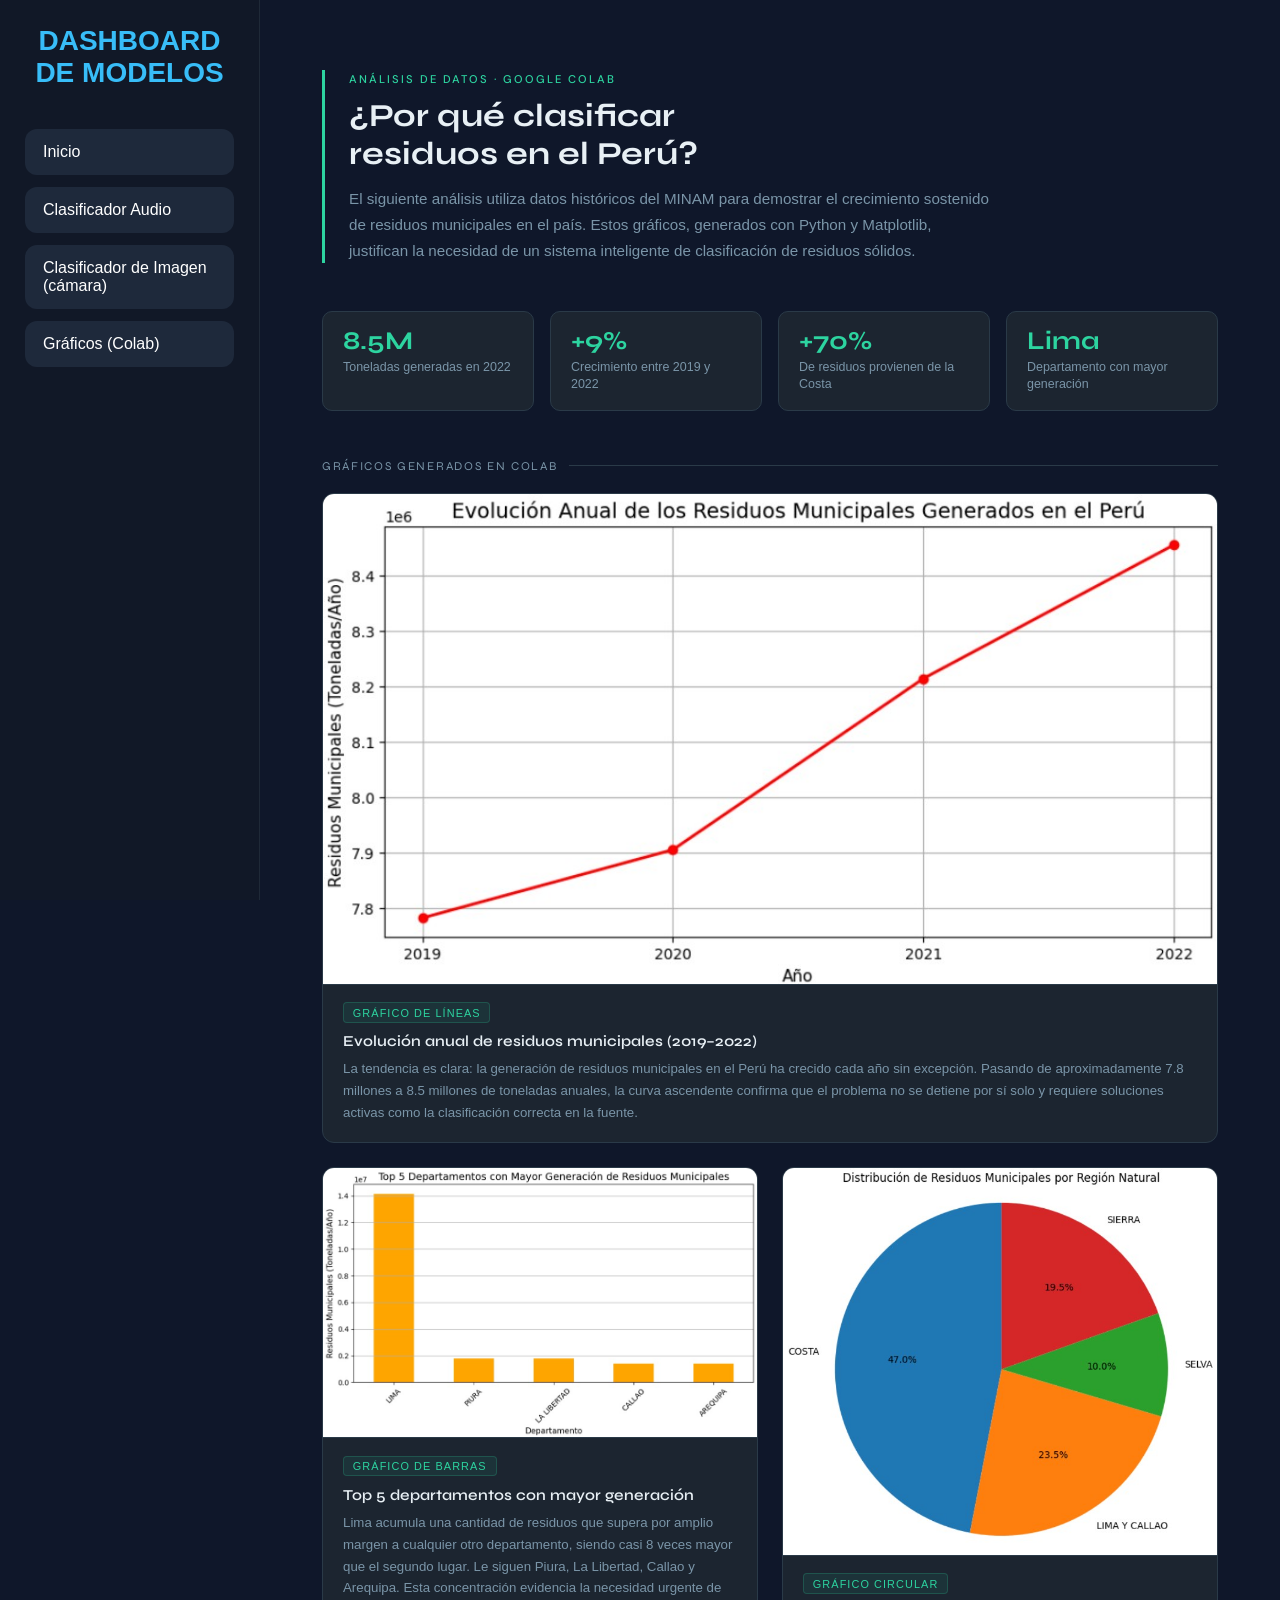
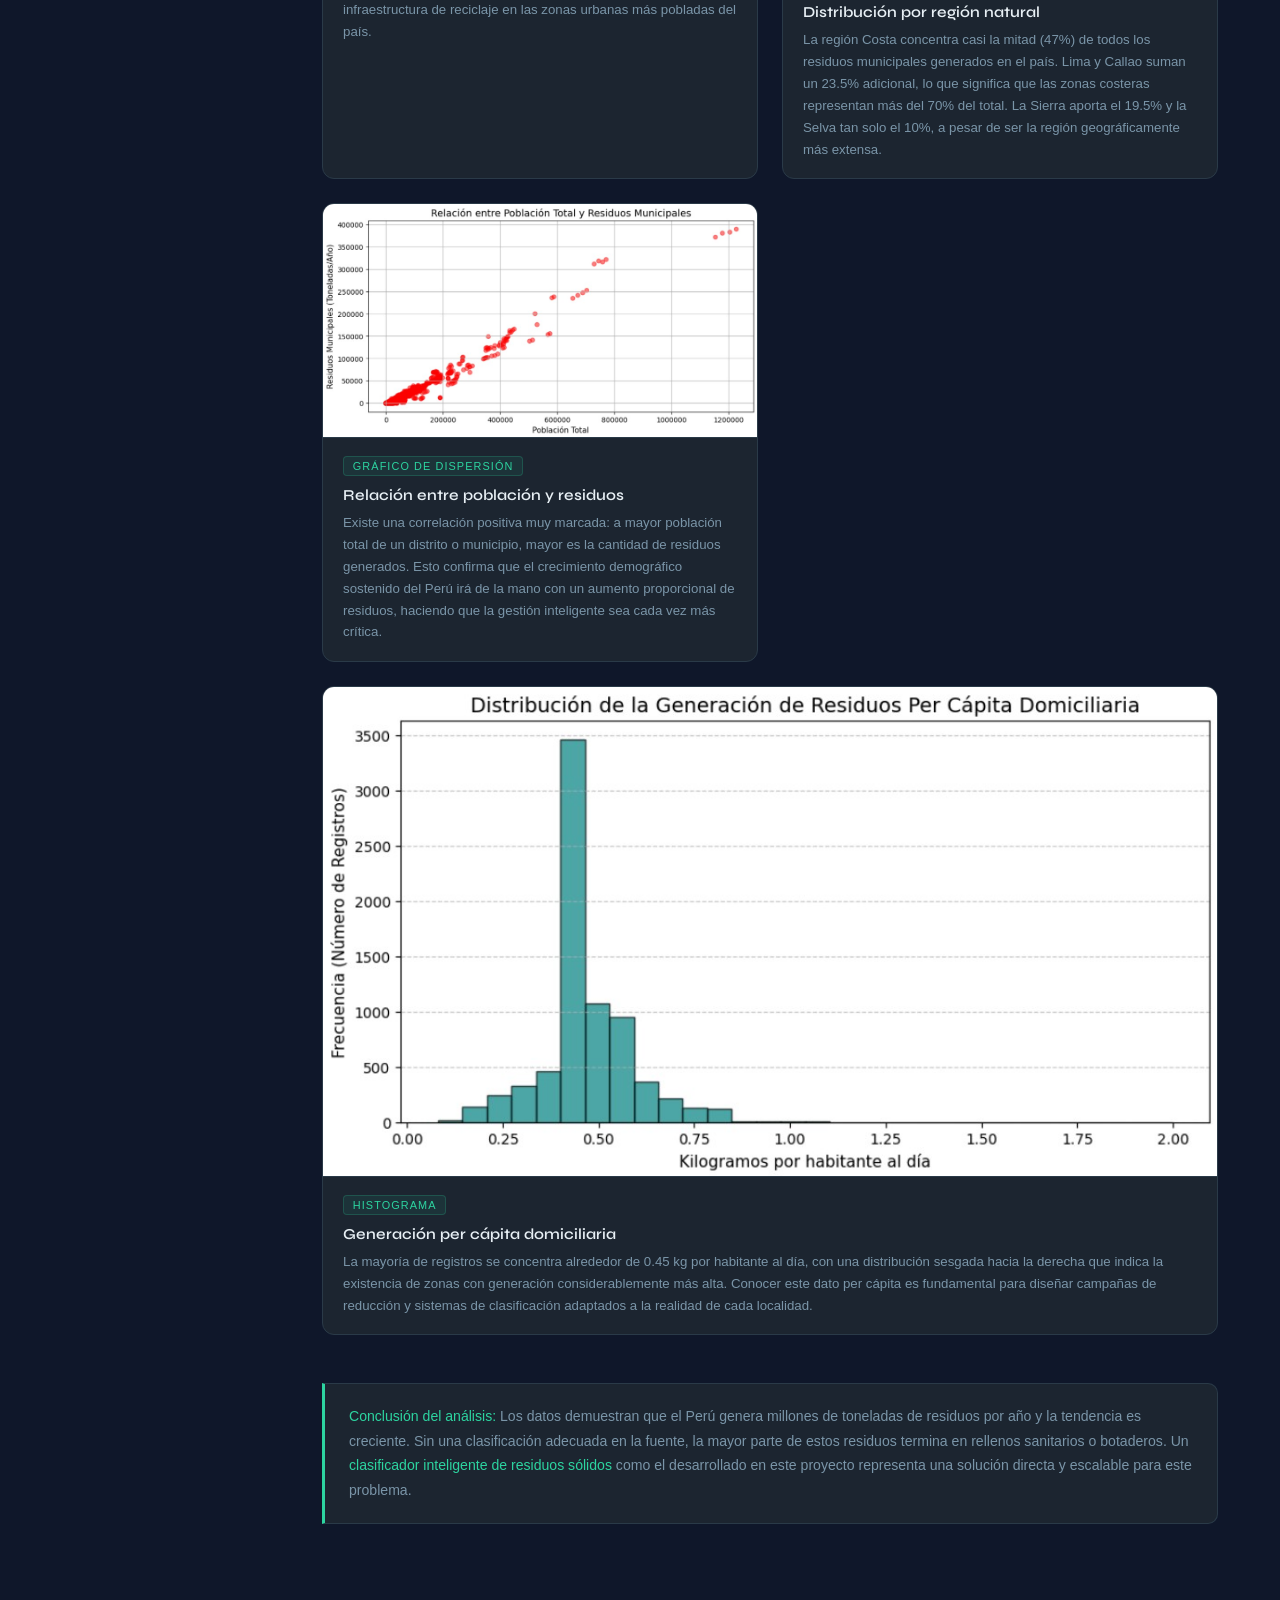
<file: pages/colabImage.html>
<!DOCTYPE html>
<html lang="es">

<head>
    <meta charset="UTF-8">
    <meta name="viewport" content="width=device-width, initial-scale=1.0">
    <title>Dashboard — Análisis de Residuos</title>
    <link rel="stylesheet" href="../style/style.css">
    <link rel="stylesheet" href="../style/colabImage.css">
</head>

<body>

    <aside class="sidebar">
        <div class="logo">DASHBOARD DE MODELOS</div>
        <div class="menu">
            <a href="../index.html">Inicio</a>
            
            <a href="./audioModel.html">Clasificador Audio</a>
            <a href="./imageModel.html">Clasificador de Imagen (cámara)</a>
            <a href="./colabImage.html" class="active">Gráficos (Colab)</a>
        </div>
    </aside>

    <main class="main">
        <div class="colab-page">

            <!-- Hero -->
            <div class="colab-hero">
                <p class="label">Análisis de datos · Google Colab</p>
                <h1>¿Por qué clasificar<br>residuos en el Perú?</h1>
                <p>
                    El siguiente análisis utiliza datos históricos del MINAM para demostrar
                    el crecimiento sostenido de residuos municipales en el país. Estos gráficos,
                    generados con Python y Matplotlib, justifican la necesidad de un sistema
                    inteligente de clasificación de residuos sólidos.
                </p>
            </div>

            <!-- Stats rápidas -->
            <div class="colab-stats">
                <div class="stat-card">
                    <div class="stat-value">8.5M</div>
                    <div class="stat-label">Toneladas generadas en 2022</div>
                </div>
                <div class="stat-card">
                    <div class="stat-value">+9%</div>
                    <div class="stat-label">Crecimiento entre 2019 y 2022</div>
                </div>
                <div class="stat-card">
                    <div class="stat-value">+70%</div>
                    <div class="stat-label">De residuos provienen de la Costa</div>
                </div>
                <div class="stat-card">
                    <div class="stat-value">Lima</div>
                    <div class="stat-label">Departamento con mayor generación</div>
                </div>
            </div>

            <!-- Gráficos -->
            <p class="colab-section-title">Gráficos generados en Colab</p>

            <div class="charts-grid">

                <!-- Gráfico 1: Líneas -->
                <div class="chart-card">
                    <img src="../img/grafico1.jpg" alt="Evolución anual de residuos municipales en Perú 2019-2022">
                    <div class="chart-info">
                        <span class="chart-tag">Gráfico de líneas</span>
                        <h2 class="chart-title">Evolución anual de residuos municipales (2019–2022)</h2>
                        <p class="chart-desc">
                            La tendencia es clara: la generación de residuos municipales en el Perú
                            ha crecido cada año sin excepción. Pasando de aproximadamente 7.8 millones
                            a 8.5 millones de toneladas anuales, la curva ascendente confirma que
                            el problema no se detiene por sí solo y requiere soluciones activas
                            como la clasificación correcta en la fuente.
                        </p>
                    </div>
                </div>

                <!-- Gráfico 2: Barras -->
                <div class="chart-card">
                    <img src="../img/grafico2.jpg" alt="Top 5 departamentos con mayor generación de residuos municipales">
                    <div class="chart-info">
                        <span class="chart-tag">Gráfico de barras</span>
                        <h2 class="chart-title">Top 5 departamentos con mayor generación</h2>
                        <p class="chart-desc">
                            Lima acumula una cantidad de residuos que supera por amplio margen a
                            cualquier otro departamento, siendo casi 8 veces mayor que el segundo
                            lugar. Le siguen Piura, La Libertad, Callao y Arequipa. Esta concentración
                            evidencia la necesidad urgente de infraestructura de reciclaje en las
                            zonas urbanas más pobladas del país.
                        </p>
                    </div>
                </div>

                <!-- Gráfico 3: Circular -->
                <div class="chart-card">
                    <img src="../img/grafico3.jpg" alt="Distribución de residuos municipales por región natural del Perú">
                    <div class="chart-info">
                        <span class="chart-tag">Gráfico circular</span>
                        <h2 class="chart-title">Distribución por región natural</h2>
                        <p class="chart-desc">
                            La región Costa concentra casi la mitad (47%) de todos los residuos
                            municipales generados en el país. Lima y Callao suman un 23.5% adicional,
                            lo que significa que las zonas costeras representan más del 70% del total.
                            La Sierra aporta el 19.5% y la Selva tan solo el 10%, a pesar de ser
                            la región geográficamente más extensa.
                        </p>
                    </div>
                </div>

                <!-- Gráfico 4: Dispersión -->
                <div class="chart-card">
                    <img src="../img/grafico4.jpg" alt="Relación entre población total y residuos municipales generados">
                    <div class="chart-info">
                        <span class="chart-tag">Gráfico de dispersión</span>
                        <h2 class="chart-title">Relación entre población y residuos</h2>
                        <p class="chart-desc">
                            Existe una correlación positiva muy marcada: a mayor población total
                            de un distrito o municipio, mayor es la cantidad de residuos generados.
                            Esto confirma que el crecimiento demográfico sostenido del Perú irá
                            de la mano con un aumento proporcional de residuos, haciendo que la
                            gestión inteligente sea cada vez más crítica.
                        </p>
                    </div>
                </div>

                <!-- Gráfico 5: Histograma -->
                <div class="chart-card">
                    <img src="../img/grafico5.jpg" alt="Distribución de la generación de residuos per cápita domiciliaria">
                    <div class="chart-info">
                        <span class="chart-tag">Histograma</span>
                        <h2 class="chart-title">Generación per cápita domiciliaria</h2>
                        <p class="chart-desc">
                            La mayoría de registros se concentra alrededor de 0.45 kg por habitante
                            al día, con una distribución sesgada hacia la derecha que indica la
                            existencia de zonas con generación considerablemente más alta. Conocer
                            este dato per cápita es fundamental para diseñar campañas de reducción
                            y sistemas de clasificación adaptados a la realidad de cada localidad.
                        </p>
                    </div>
                </div>

            </div>

            <!-- Conclusión -->
            <div class="colab-conclusion">
                <p>
                    <strong>Conclusión del análisis:</strong> Los datos demuestran que el Perú genera
                    millones de toneladas de residuos por año y la tendencia es creciente. Sin una
                    clasificación adecuada en la fuente, la mayor parte de estos residuos termina en
                    rellenos sanitarios o botaderos. Un <strong>clasificador inteligente de residuos sólidos</strong>
                    como el desarrollado en este proyecto representa una solución directa y escalable
                    para este problema.
                </p>
            </div>

        </div>
    </main>

</body>

</html>
</file>
<file: style/style.css>
* {
            margin: 0;
            padding: 0;
            box-sizing: border-box;
            font-family: "Segoe UI", sans-serif;
        }

        body {
            background: #0f172a;
            color: white;
            display: flex;
            min-height: 100vh;
        }

        /* SIDEBAR */

        .sidebar {
            width: 260px;
            background: #111827;
            border-right: 1px solid #1f2937;
            padding: 25px;
            position: fixed;
            left: 0;
            top: 0;
            height: 100vh;
        }

        .logo {
            font-size: 28px;
            font-weight: bold;
            color: #38bdf8;
            margin-bottom: 40px;
            text-align: center;
        }

        .menu {
            display: flex;
            flex-direction: column;
            gap: 12px;
        }

        .menu a {
            text-decoration: none;
            color: white;
            background: #1e293b;
            padding: 14px 18px;
            border-radius: 12px;
            transition: .3s;
        }

        .menu a:hover {
            background: #38bdf8;
            color: #000;
            transform: translateX(5px);
        }

        /* MAIN */

        .main {
            margin-left: 260px;
            width: calc(100% - 260px);
            padding: 30px;
        }

        
.main .hero {
    background: linear-gradient(135deg, #1e293b, #0f172a);
    border: 1px solid #1f2937;
    border-radius: 16px;
    padding: 45px;
    text-align: center;
    margin-bottom: 25px;
}

.main .hero h1 {
    font-size: 2.3rem;
    color: #38bdf8;
    margin-bottom: 10px;
}

.main .hero p {
    color: #94a3b8;
    line-height: 1.6;
}


.main .card {
    background: #111827;
    border: 1px solid #1f2937;
    border-radius: 16px;
    padding: 25px;
    margin-bottom: 25px;
    transition: 0.3s ease;
}

.main .card:hover {
    transform: translateY(-5px);
    border-color: #38bdf8;
}


.main .card h2 {
    color: #38bdf8;
    margin-bottom: 15px;
    font-size: 1.4rem;
}


.main .card p {
    color: #cbd5e1;
    margin-bottom: 12px;
    line-height: 1.6;
}


.main .highlight {
    background: rgba(56, 189, 248, 0.08);
    border-left: 4px solid #38bdf8;
    padding: 12px;
    border-radius: 10px;
    color: #e0f2fe;
}


@media (max-width: 768px) {

    .main .hero {
        padding: 30px;
    }

    .main .hero h1 {
        font-size: 1.6rem;
    }
}
</file>
<file: style/colabImage.css>
@import url('https://fonts.googleapis.com/css2?family=Syne:wght@400;600;700&family=DM+Sans:wght@300;400;500&display=swap');

:root {
    --accent: #2dd4a0;
    --accent-dim: #1a7a5e;
    --surface: #141a1f;
    --card-bg: #1c2530;
    --card-border: #2a3a48;
    --text-primary: #e8f0f5;
    --text-muted: #7a95a8;
    --text-accent: #2dd4a0;
}

.colab-page {
    font-family: 'DM Sans', sans-serif;
    color: var(--text-primary);
    padding: 2.5rem 2rem 4rem;
    max-width: 1100px;
}

/* Hero / encabezado */
.colab-hero {
    margin-bottom: 3rem;
    border-left: 3px solid var(--accent);
    padding-left: 1.5rem;
}

.colab-hero .label {
    font-size: 0.7rem;
    letter-spacing: 0.18em;
    text-transform: uppercase;
    color: var(--text-accent);
    font-family: 'DM Sans', sans-serif;
    font-weight: 500;
    margin-bottom: 0.5rem;
}

.colab-hero h1 {
    font-family: 'Syne', sans-serif;
    font-size: 2rem;
    font-weight: 700;
    color: var(--text-primary);
    margin: 0 0 0.75rem;
    line-height: 1.2;
}

.colab-hero p {
    font-size: 0.95rem;
    color: var(--text-muted);
    max-width: 640px;
    line-height: 1.7;
    margin: 0;
}

/* Stats rápidas */
.colab-stats {
    display: grid;
    grid-template-columns: repeat(auto-fit, minmax(160px, 1fr));
    gap: 1rem;
    margin-bottom: 3rem;
}

.stat-card {
    background: var(--card-bg);
    border: 1px solid var(--card-border);
    border-radius: 10px;
    padding: 1rem 1.25rem;
}

.stat-card .stat-value {
    font-family: 'Syne', sans-serif;
    font-size: 1.6rem;
    font-weight: 700;
    color: var(--accent);
    line-height: 1;
    margin-bottom: 0.3rem;
}

.stat-card .stat-label {
    font-size: 0.78rem;
    color: var(--text-muted);
    line-height: 1.4;
}

/* Sección de gráficos */
.colab-section-title {
    font-family: 'Syne', sans-serif;
    font-size: 0.75rem;
    letter-spacing: 0.14em;
    text-transform: uppercase;
    color: var(--text-muted);
    margin-bottom: 1.25rem;
    display: flex;
    align-items: center;
    gap: 0.75rem;
}

.colab-section-title::after {
    content: '';
    flex: 1;
    height: 1px;
    background: var(--card-border);
}

/* Grid de gráficos */
.charts-grid {
    display: grid;
    grid-template-columns: repeat(2, 1fr);
    gap: 1.5rem;
}

/* El primero y el último ocupan todo el ancho */
.chart-card:first-child,
.chart-card:last-child {
    grid-column: 1 / -1;
}

.chart-card {
    background: var(--card-bg);
    border: 1px solid var(--card-border);
    border-radius: 12px;
    overflow: hidden;
    transition: border-color 0.2s ease;
}

.chart-card:hover {
    border-color: var(--accent-dim);
}

.chart-card img {
    width: 100%;
    display: block;
    border-bottom: 1px solid var(--card-border);
}

.chart-info {
    padding: 1.1rem 1.25rem;
}

.chart-tag {
    display: inline-block;
    font-size: 0.68rem;
    letter-spacing: 0.1em;
    text-transform: uppercase;
    color: var(--accent);
    background: rgba(45, 212, 160, 0.08);
    border: 1px solid rgba(45, 212, 160, 0.2);
    border-radius: 4px;
    padding: 0.2rem 0.55rem;
    margin-bottom: 0.6rem;
}

.chart-title {
    font-family: 'Syne', sans-serif;
    font-size: 0.95rem;
    font-weight: 600;
    color: var(--text-primary);
    margin: 0 0 0.5rem;
}

.chart-desc {
    font-size: 0.83rem;
    color: var(--text-muted);
    line-height: 1.65;
    margin: 0;
}

/* Conclusión final */
.colab-conclusion {
    margin-top: 3rem;
    background: var(--card-bg);
    border: 1px solid var(--card-border);
    border-left: 3px solid var(--accent);
    border-radius: 0 10px 10px 0;
    padding: 1.25rem 1.5rem;
}

.colab-conclusion p {
    font-size: 0.88rem;
    color: var(--text-muted);
    line-height: 1.75;
    margin: 0;
}

.colab-conclusion strong {
    color: var(--text-accent);
    font-weight: 500;
}

/* Responsive */
@media (max-width: 640px) {
    .colab-page {
        padding: 1.5rem 1rem 3rem;
    }

    .charts-grid {
        grid-template-columns: 1fr;
    }

    .chart-card:first-child,
    .chart-card:last-child {
        grid-column: auto;
    }

    .colab-hero h1 {
        font-size: 1.5rem;
    }
}
</file>
